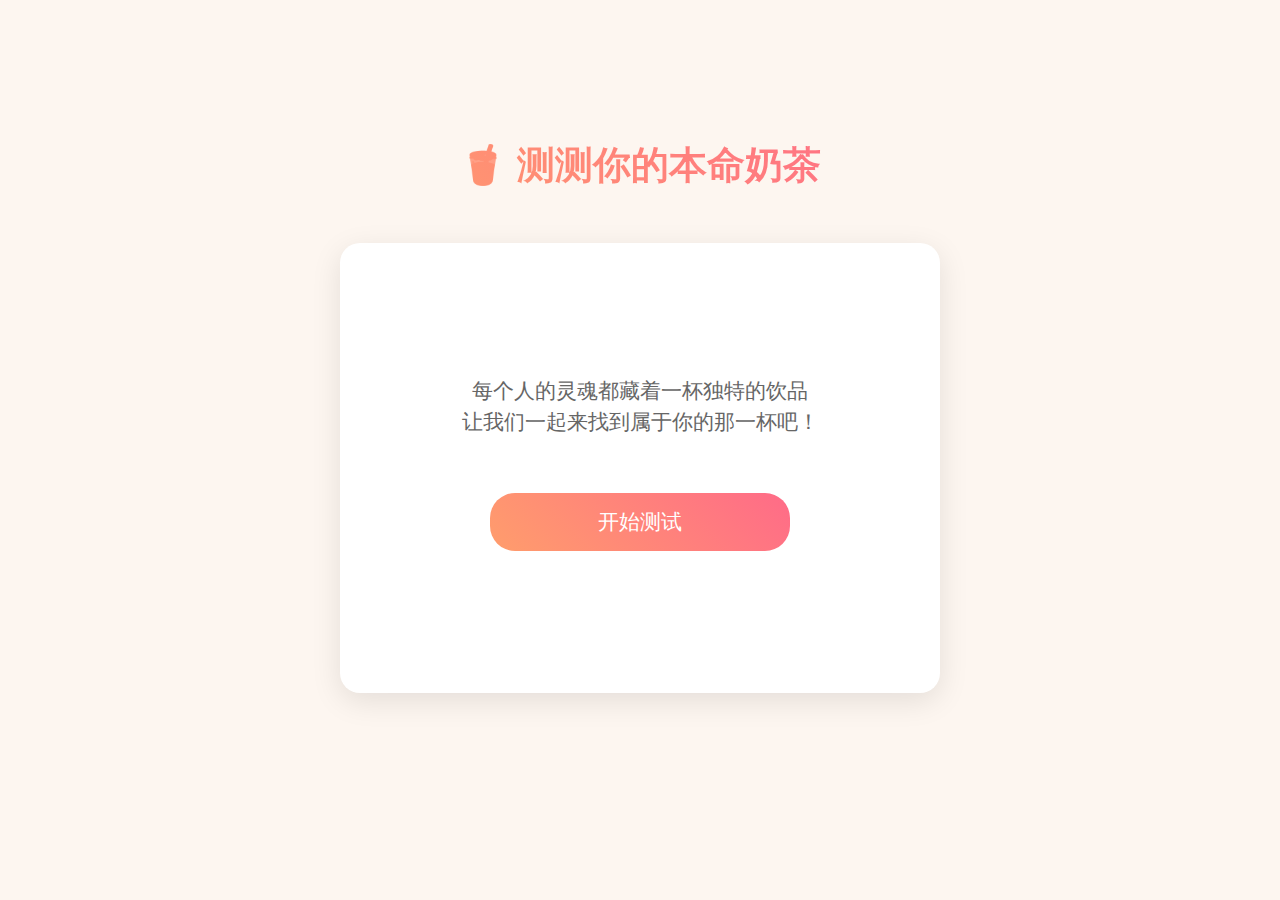
<file: index.html>
<!DOCTYPE html>
<html lang="zh">
<head>
    <meta charset="UTF-8">
    <meta name="viewport" content="width=device-width, initial-scale=1.0">
    <!-- Google tag (gtag.js) -->
    <script async src="https://www.googletagmanager.com/gtag/js?id=G-453LPZFL7T"></script>
    <script>
        window.dataLayer = window.dataLayer || [];
        function gtag(){dataLayer.push(arguments);}
        gtag('js', new Date());
        gtag('config', 'G-453LPZFL7T');
    </script>
    <title>测测你的本命奶茶</title>
    <link rel="stylesheet" href="css/style.css">
</head>
<body>
    <div class="container">
        <h1 class="title">🧋 测测你的本命奶茶</h1>
        <div class="card">
            <p>每个人的灵魂都藏着一杯独特的饮品<br>让我们一起来找到属于你的那一杯吧！</p>
            <button class="btn" onclick="window.location.href='questions/q1.html'">开始测试</button>
        </div>
    </div>
</body>
</html>
</file>
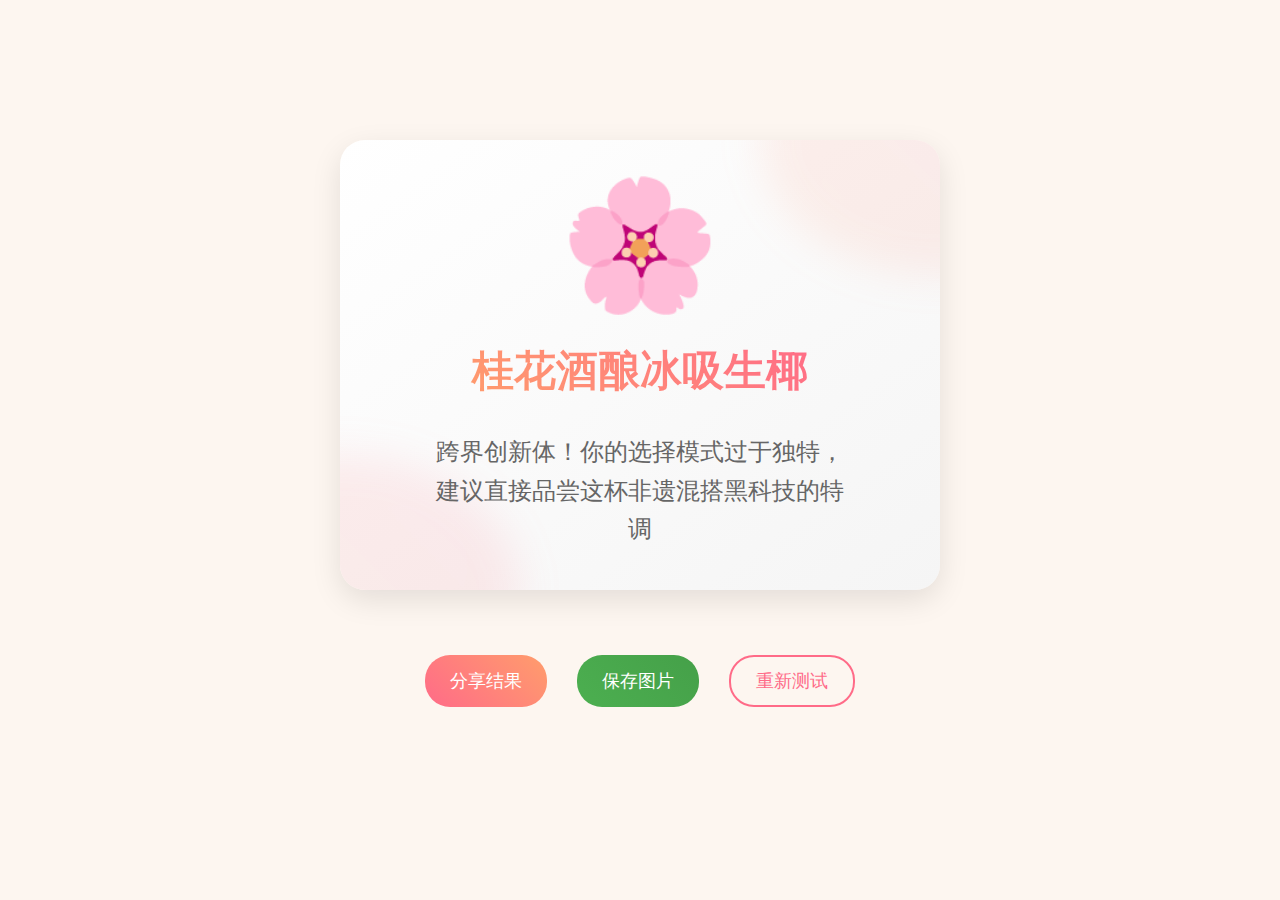
<file: result.html>
<!DOCTYPE html>
<html lang="zh">
<head>
    <meta charset="UTF-8">
    <meta name="viewport" content="width=device-width, initial-scale=1.0">
    <!-- Google tag (gtag.js) -->
    <script async src="https://www.googletagmanager.com/gtag/js?id=G-453LPZFL7T"></script>
    <script>
        window.dataLayer = window.dataLayer || [];
        function gtag(){dataLayer.push(arguments);}
        gtag('js', new Date());
        gtag('config', 'G-453LPZFL7T');
    </script>
    <title>本命奶茶测试 - 测试结果</title>
    <link rel="stylesheet" href="css/style.css">
    <script src="https://html2canvas.hertzen.com/dist/html2canvas.min.js"></script>
    <style>
        .result-card {
            background: linear-gradient(145deg, #ffffff, #f5f5f5);
            border-radius: 25px;
            padding: clamp(25px, 6vw, 40px);
            box-shadow: 0 10px 30px rgba(0,0,0,0.1);
            position: relative;
            overflow: hidden;
            z-index: 1;
            width: 100%;
            max-width: 600px;
            aspect-ratio: 4/3;
            display: flex;
            flex-direction: column;
            justify-content: center;
            align-items: center;
            box-sizing: border-box;
        }

        .result-content {
            position: relative;
            z-index: 2;
            width: 100%;
            height: 100%;
            display: flex;
            flex-direction: column;
            justify-content: center;
            align-items: center;
            gap: clamp(20px, 4vh, 35px);
        }

        .result-emoji {
            font-size: clamp(6em, 20vw, 8em);
            animation: float 3s ease-in-out infinite;
            margin: 0;
            line-height: 1;
            transform-origin: center;
            animation: float 3s ease-in-out infinite;
        }

        .result-name {
            font-size: clamp(2em, 6vw, 2.6em);
            margin: 0;
            background: linear-gradient(45deg, var(--primary-color), var(--secondary-color));
            -webkit-background-clip: text;
            -webkit-text-fill-color: transparent;
            font-weight: bold;
            text-align: center;
            padding: 0 15px;
            line-height: 1.3;
        }

        .result-desc {
            line-height: 1.6;
            margin: 0;
            color: #666;
            font-size: clamp(1.2em, 3.5vw, 1.5em);
            text-align: center;
            padding: 0 clamp(15px, 4vw, 25px);
            max-width: 90%;
        }

        .share-btn {
            background: linear-gradient(45deg, #ff6b88, #ff9d6c);
            color: white;
            border: none;
            padding: 12px 25px;
            border-radius: 25px;
            font-size: 1.1em;
            cursor: pointer;
            margin: 10px;
            transition: transform 0.3s ease;
        }

        .share-btn:hover {
            transform: translateY(-2px);
        }

        .restart-btn {
            background: transparent;
            border: 2px solid #ff6b88;
            color: #ff6b88;
            padding: 12px 25px;
            border-radius: 25px;
            font-size: 1.1em;
            cursor: pointer;
            margin: 10px;
            transition: all 0.3s ease;
        }

        .restart-btn:hover {
            background: #ff6b88;
            color: white;
        }

        @keyframes float {
            0%, 100% { 
                transform: translateY(0) scale(1); 
            }
            50% { 
                transform: translateY(-15px) scale(1.05); 
            }
        }

        .decoration {
            position: absolute;
            width: 60%;
            height: 60%;
            border-radius: 50%;
            background: linear-gradient(45deg, rgba(255,157,108,0.12), rgba(255,107,136,0.12));
            z-index: 0;
            filter: blur(20px);
        }

        .decoration-1 {
            top: -30%;
            right: -30%;
        }

        .decoration-2 {
            bottom: -30%;
            left: -30%;
        }

        .action-buttons {
            display: flex;
            flex-wrap: wrap;
            justify-content: center;
            gap: 10px;
            margin-top: 20px;
        }

        .save-image-btn {
            background: linear-gradient(45deg, #4CAF50, #45a049);
            color: white;
            border: none;
            padding: 12px 25px;
            border-radius: 25px;
            font-size: 1.1em;
            cursor: pointer;
            margin: 10px;
            transition: transform 0.3s ease;
        }

        .save-image-btn:hover {
            transform: translateY(-2px);
        }

        #resultImage {
            max-width: 100%;
            width: 100%;
            height: auto;
            display: none;
            margin: 20px auto;
            border-radius: 15px;
            box-shadow: 0 5px 15px rgba(0,0,0,0.1);
            aspect-ratio: 4/3;
            object-fit: contain;
        }

        .loading {
            display: inline-block;
            width: 20px;
            height: 20px;
            border: 3px solid rgba(255,255,255,.3);
            border-radius: 50%;
            border-top-color: white;
            animation: spin 1s ease-in-out infinite;
            margin-left: 10px;
        }

        @keyframes spin {
            to { transform: rotate(360deg); }
        }

        @media (max-width: 480px) {
            .result-card {
                padding: clamp(20px, 5vw, 30px);
                border-radius: 20px;
                aspect-ratio: 3/4;
            }

            .result-content {
                gap: clamp(15px, 3vh, 25px);
            }

            .result-emoji {
                font-size: clamp(7em, 25vw, 9em);
            }

            .result-name {
                font-size: clamp(1.8em, 7vw, 2.2em);
                padding: 0 10px;
            }

            .result-desc {
                font-size: clamp(1.1em, 4.5vw, 1.4em);
                padding: 0 clamp(10px, 3vw, 20px);
            }

            #resultImage {
                border-radius: 0;
                box-shadow: none;
            }
        }

        @media (min-width: 481px) {
            .result-card {
                aspect-ratio: 4/3;
            }
        }
    </style>
</head>
<body>
    <div class="container">
        <div class="result-card" id="resultCard">
            <div class="decoration decoration-1"></div>
            <div class="decoration decoration-2"></div>
            <div class="result-content">
                <div class="result-emoji" id="resultEmoji"></div>
                <div class="result-name" id="resultName"></div>
                <p class="result-desc" id="resultDesc"></p>
            </div>
        </div>
        <img id="resultImage" alt="测试结果图片" />
        <div class="action-buttons">
            <button class="share-btn" onclick="shareResult()">
                分享结果
            </button>
            <button class="save-image-btn" onclick="generateAndSaveImage()">
                保存图片
            </button>
            <button class="restart-btn" onclick="restartTest()">
                重新测试
            </button>
        </div>
    </div>

    <script src="js/results.js"></script>
    <script>
        document.addEventListener('DOMContentLoaded', () => {
            const result = getResult();
            document.getElementById('resultEmoji').textContent = result.emoji;
            document.getElementById('resultName').textContent = result.name;
            document.getElementById('resultDesc').textContent = result.description;
        });

        async function generateAndSaveImage() {
            const btn = document.querySelector('.save-image-btn');
            const originalText = btn.textContent;
            btn.innerHTML = '生成中... <span class="loading"></span>';
            btn.disabled = true;

            try {
                const resultCard = document.getElementById('resultCard');
                const isMobile = window.innerWidth <= 480;
                
                // 保存原始样式
                const originalStyles = {
                    aspectRatio: resultCard.style.aspectRatio,
                    width: resultCard.style.width,
                    maxWidth: resultCard.style.maxWidth
                };

                // 设置截图样式
                if (isMobile) {
                    resultCard.style.aspectRatio = '3/4';
                    resultCard.style.width = '100%';
                    resultCard.style.maxWidth = '480px';
                } else {
                    resultCard.style.aspectRatio = '4/3';
                    resultCard.style.width = '100%';
                    resultCard.style.maxWidth = '600px';
                }

                // 等待样式应用
                await new Promise(resolve => setTimeout(resolve, 100));
                
                const canvas = await html2canvas(resultCard, {
                    scale: 2,
                    backgroundColor: '#ffffff',
                    logging: false,
                    useCORS: true,
                    allowTaint: true,
                    onclone: function(clonedDoc) {
                        const clonedCard = clonedDoc.getElementById('resultCard');
                        const clonedEmoji = clonedDoc.getElementById('resultEmoji');
                        if (clonedEmoji) {
                            clonedEmoji.style.animation = 'none';
                        }
                    }
                });

                // 恢复原始样式
                resultCard.style.aspectRatio = originalStyles.aspectRatio;
                resultCard.style.width = originalStyles.width;
                resultCard.style.maxWidth = originalStyles.maxWidth;

                // 将canvas转换为图片
                const image = canvas.toDataURL('image/png', 1.0);
                
                // 创建下载链接
                const link = document.createElement('a');
                link.download = '我的本命奶茶.png';
                link.href = image;
                link.click();

                // 显示预览图片
                const resultImage = document.getElementById('resultImage');
                resultImage.src = image;
                resultImage.style.display = 'block';
                resultImage.style.aspectRatio = isMobile ? '3/4' : '4/3';
                resultImage.style.maxWidth = isMobile ? '480px' : '600px';
                resultImage.style.margin = '20px auto';

            } catch (error) {
                console.error('生成图片失败:', error);
                alert('生成图片失败，请重试');
            } finally {
                btn.innerHTML = originalText;
                btn.disabled = false;
            }
        }

        function shareResult() {
            const result = getResult();
            const text = `我的本命奶茶是：${result.name}！${result.description}`;
            
            if (navigator.share) {
                navigator.share({
                    title: '本命奶茶测试结果',
                    text: text,
                    url: window.location.href
                });
            } else {
                // 如果不支持原生分享，可以复制到剪贴板
                navigator.clipboard.writeText(text)
                    .then(() => alert('结果已复制到剪贴板！'))
                    .catch(() => alert('分享失败，请手动复制'));
            }
        }

        function restartTest() {
            localStorage.clear();
            window.location.href = 'index.html';
        }
    </script>
</body>
</html>
</file>
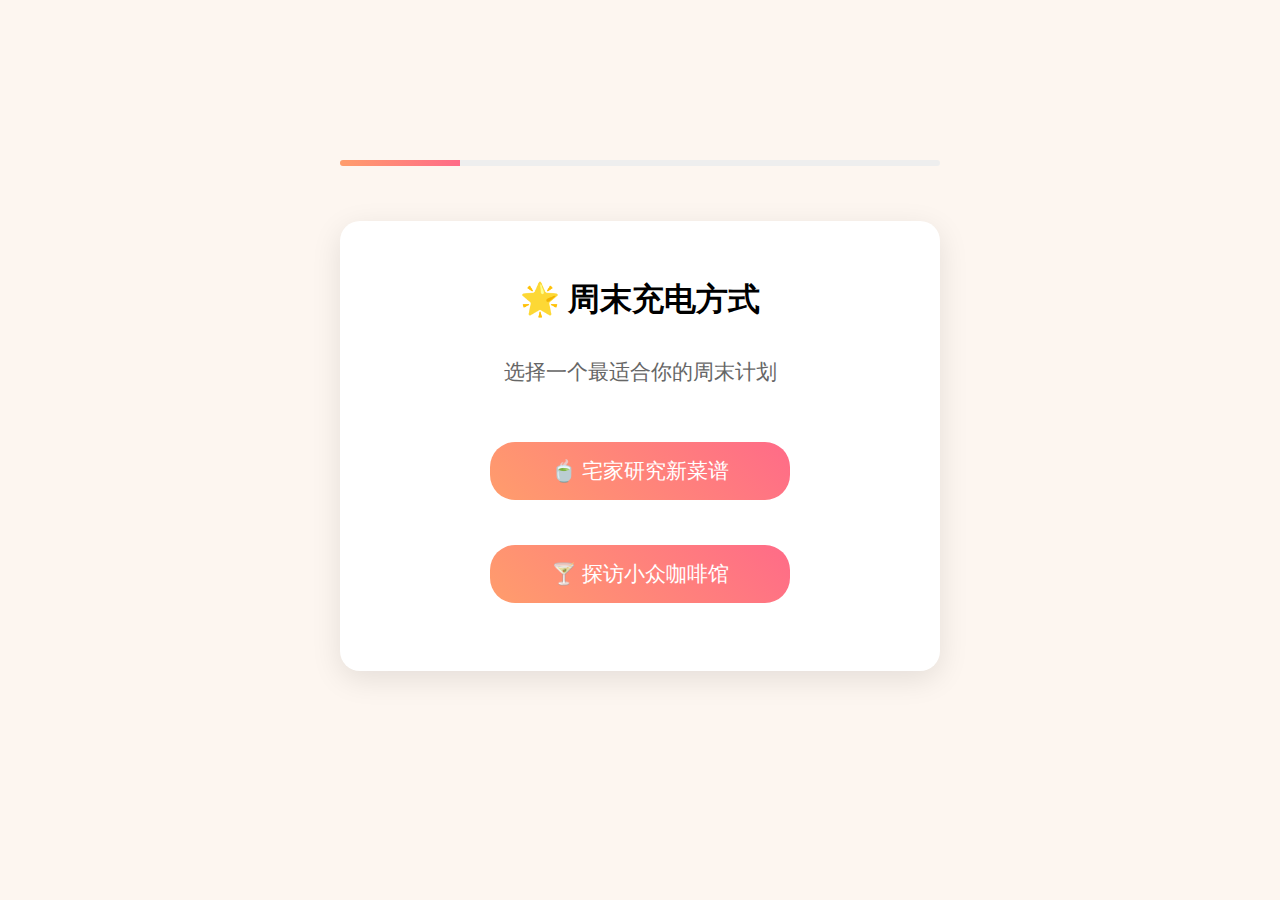
<file: questions/q1.html>
<!DOCTYPE html>
<html lang="zh">
<head>
    <meta charset="UTF-8">
    <meta name="viewport" content="width=device-width, initial-scale=1.0">
    <!-- Google tag (gtag.js) -->
    <script async src="https://www.googletagmanager.com/gtag/js?id=G-453LPZFL7T"></script>
    <script>
        window.dataLayer = window.dataLayer || [];
        function gtag(){dataLayer.push(arguments);}
        gtag('js', new Date());
        gtag('config', 'G-453LPZFL7T');
    </script>
    <title>本命奶茶测试 - 问题1</title>
    <link rel="stylesheet" href="../css/style.css">
</head>
<body>
    <div class="container">
        <div class="progress-bar">
            <div class="progress-fill" style="width: 20%"></div>
        </div>
        
        <div class="card">
            <h2>🌟 周末充电方式</h2>
            <p>选择一个最适合你的周末计划</p>
            <button class="btn" onclick="selectAnswer('A')">
                🍵 宅家研究新菜谱
            </button>
            <button class="btn" onclick="selectAnswer('B')">
                🍸 探访小众咖啡馆
            </button>
        </div>
    </div>

    <script>
        function selectAnswer(answer) {
            // 保存答案
            localStorage.setItem('q1', answer);
            // 跳转到下一题
            window.location.href = 'q2.html';
        }
    </script>
</body>
</html>
</file>
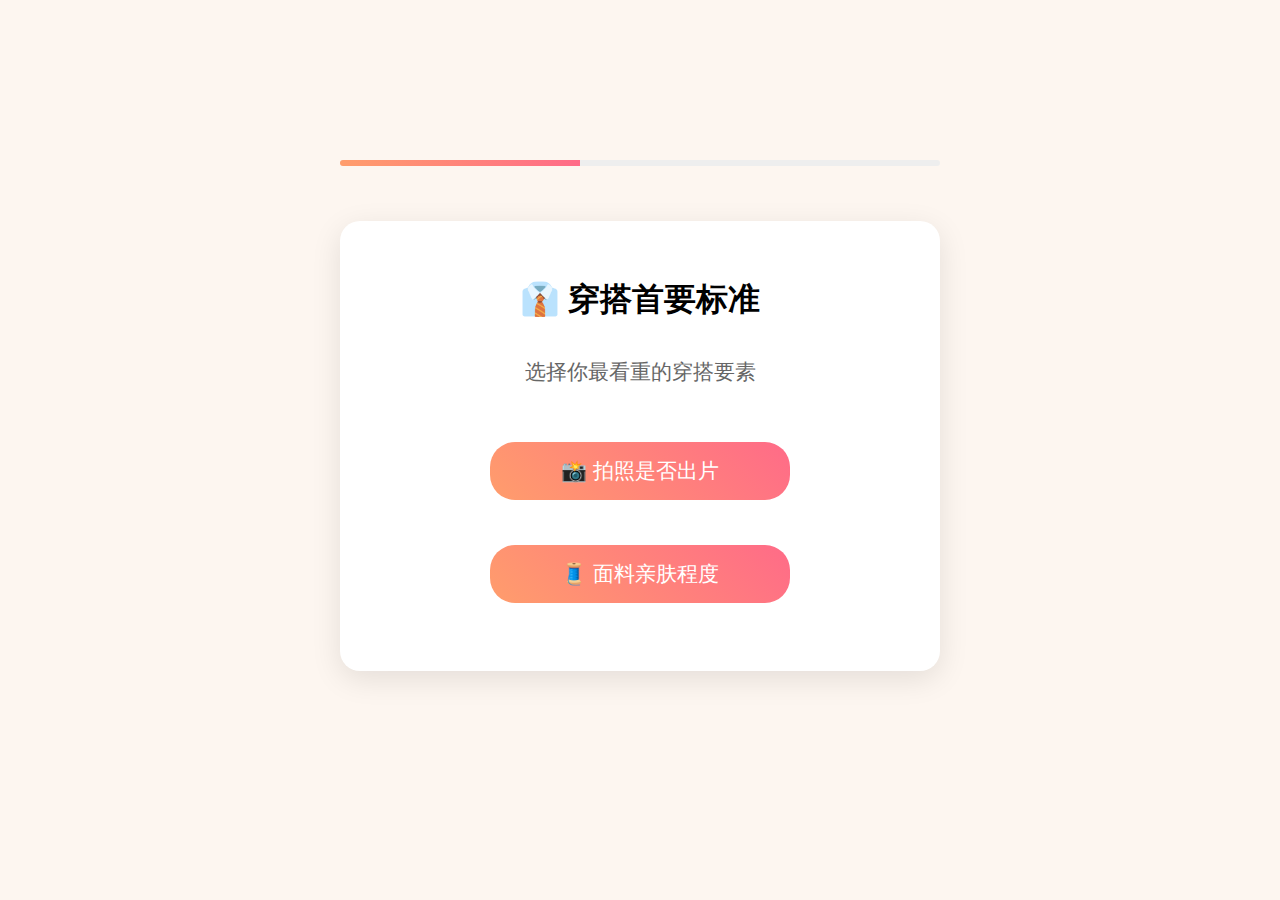
<file: questions/q2.html>
<!DOCTYPE html>
<html lang="zh">
<head>
    <meta charset="UTF-8">
    <meta name="viewport" content="width=device-width, initial-scale=1.0">
    <!-- Google tag (gtag.js) -->
    <script async src="https://www.googletagmanager.com/gtag/js?id=G-453LPZFL7T"></script>
    <script>
        window.dataLayer = window.dataLayer || [];
        function gtag(){dataLayer.push(arguments);}
        gtag('js', new Date());
        gtag('config', 'G-453LPZFL7T');
    </script>
    <title>本命奶茶测试 - 问题2</title>
    <link rel="stylesheet" href="../css/style.css">
</head>
<body>
    <div class="container">
        <div class="progress-bar">
            <div class="progress-fill" style="width: 40%"></div>
        </div>
        
        <div class="card">
            <h2>👔 穿搭首要标准</h2>
            <p>选择你最看重的穿搭要素</p>
            <button class="btn" onclick="selectAnswer('A')">
                📸 拍照是否出片
            </button>
            <button class="btn" onclick="selectAnswer('B')">
                🧵 面料亲肤程度
            </button>
        </div>
    </div>

    <script>
        function selectAnswer(answer) {
            localStorage.setItem('q2', answer);
            window.location.href = 'q3.html';
        }
    </script>
</body>
</html>
</file>
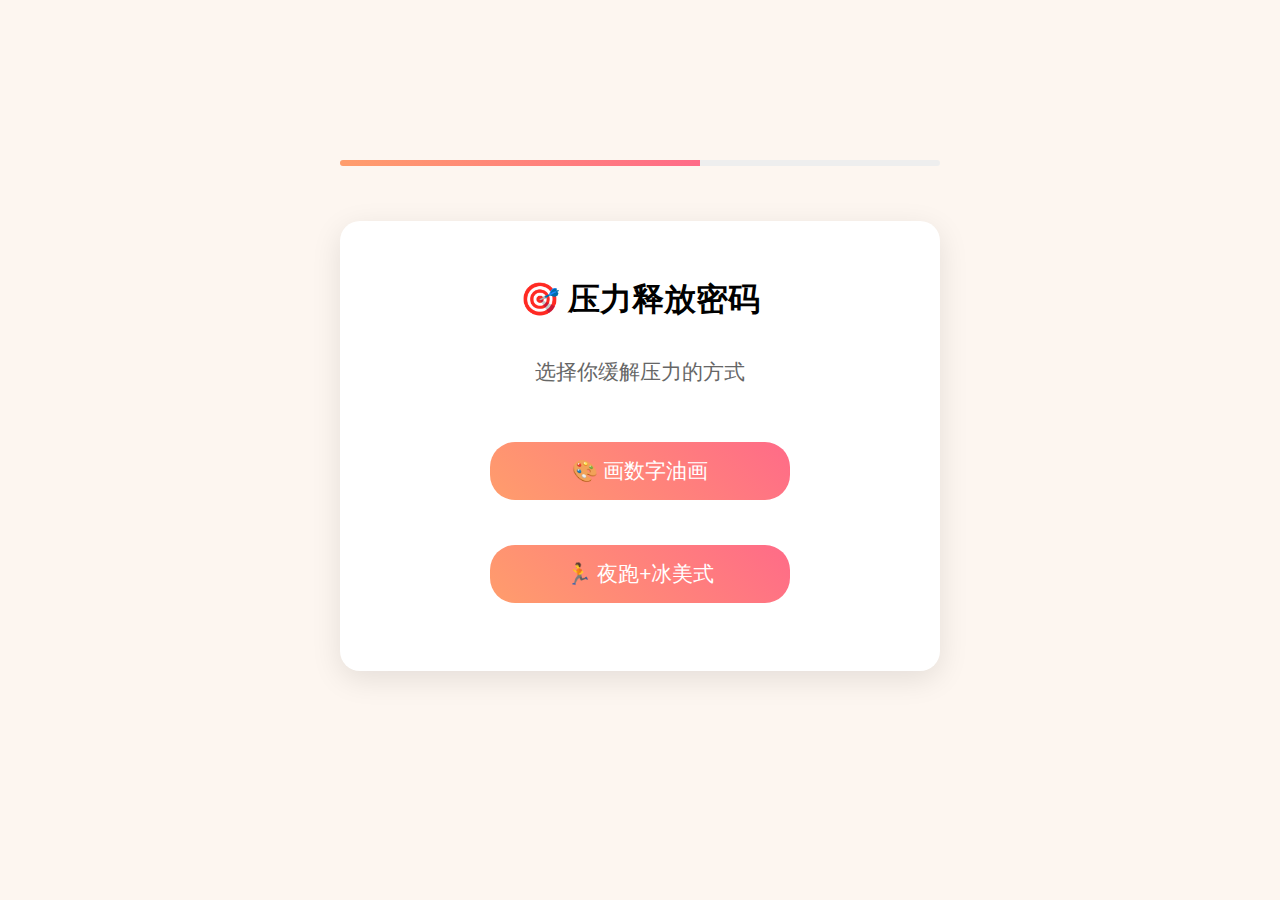
<file: questions/q3.html>
<!DOCTYPE html>
<html lang="zh">
<head>
    <meta charset="UTF-8">
    <meta name="viewport" content="width=device-width, initial-scale=1.0">
    <!-- Google tag (gtag.js) -->
    <script async src="https://www.googletagmanager.com/gtag/js?id=G-453LPZFL7T"></script>
    <script>
        window.dataLayer = window.dataLayer || [];
        function gtag(){dataLayer.push(arguments);}
        gtag('js', new Date());
        gtag('config', 'G-453LPZFL7T');
    </script>
    <title>本命奶茶测试 - 问题3</title>
    <link rel="stylesheet" href="../css/style.css">
</head>
<body>
    <div class="container">
        <div class="progress-bar">
            <div class="progress-fill" style="width: 60%"></div>
        </div>
        
        <div class="card">
            <h2>🎯 压力释放密码</h2>
            <p>选择你缓解压力的方式</p>
            <button class="btn" onclick="selectAnswer('A')">
                🎨 画数字油画
            </button>
            <button class="btn" onclick="selectAnswer('B')">
                🏃 夜跑+冰美式
            </button>
        </div>
    </div>

    <script>
        function selectAnswer(answer) {
            localStorage.setItem('q3', answer);
            window.location.href = 'q4.html';
        }
    </script>
</body>
</html>
</file>
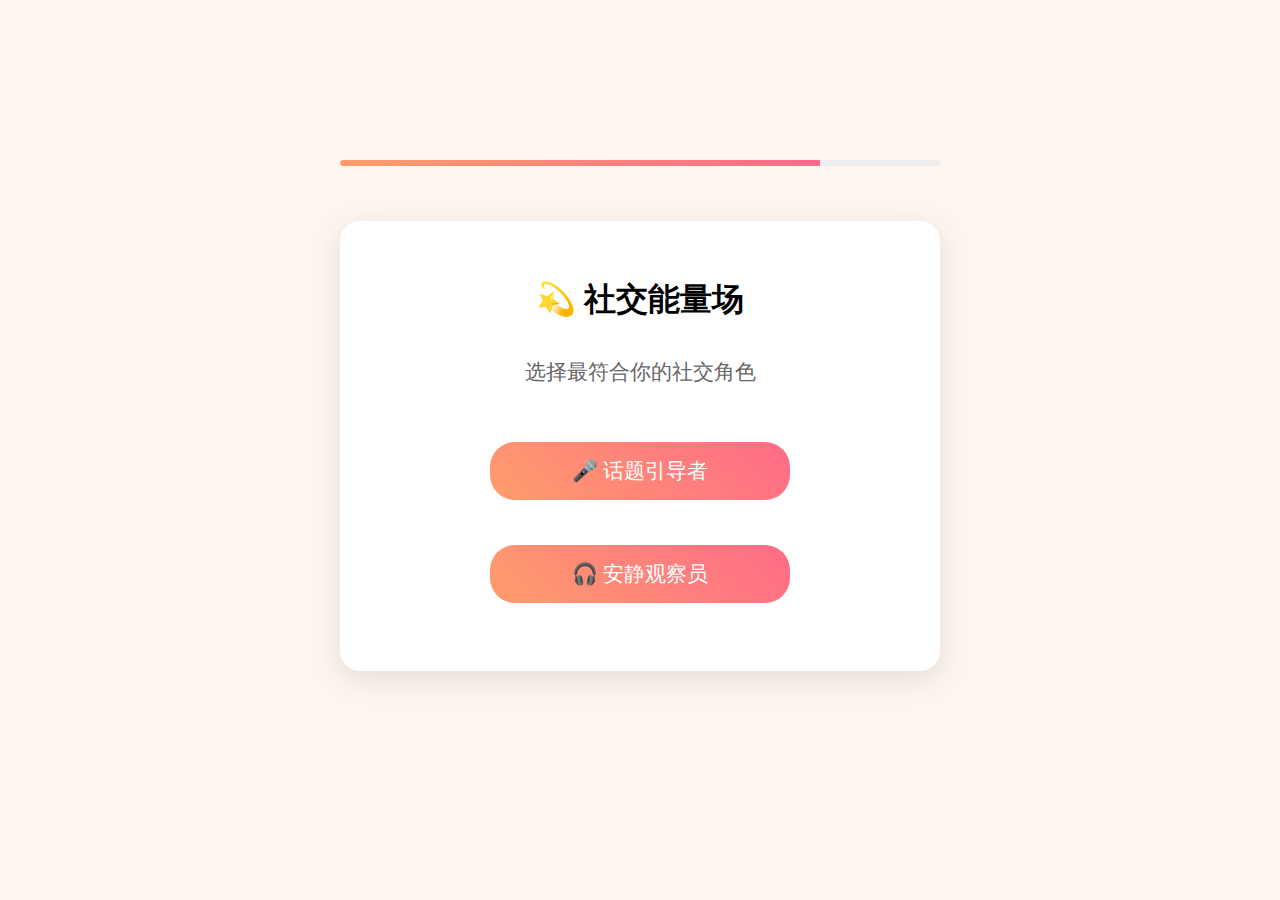
<file: questions/q4.html>
<!DOCTYPE html>
<html lang="zh">
<head>
    <meta charset="UTF-8">
    <meta name="viewport" content="width=device-width, initial-scale=1.0">
    <!-- Google tag (gtag.js) -->
    <script async src="https://www.googletagmanager.com/gtag/js?id=G-453LPZFL7T"></script>
    <script>
        window.dataLayer = window.dataLayer || [];
        function gtag(){dataLayer.push(arguments);}
        gtag('js', new Date());
        gtag('config', 'G-453LPZFL7T');
    </script>
    <title>本命奶茶测试 - 问题4</title>
    <link rel="stylesheet" href="../css/style.css">
</head>
<body>
    <div class="container">
        <div class="progress-bar">
            <div class="progress-fill" style="width: 80%"></div>
        </div>
        
        <div class="card">
            <h2>💫 社交能量场</h2>
            <p>选择最符合你的社交角色</p>
            <button class="btn" onclick="selectAnswer('A')">
                🎤 话题引导者
            </button>
            <button class="btn" onclick="selectAnswer('B')">
                🎧 安静观察员
            </button>
        </div>
    </div>

    <script>
        function selectAnswer(answer) {
            localStorage.setItem('q4', answer);
            window.location.href = 'q5.html';
        }
    </script>
</body>
</html>
</file>
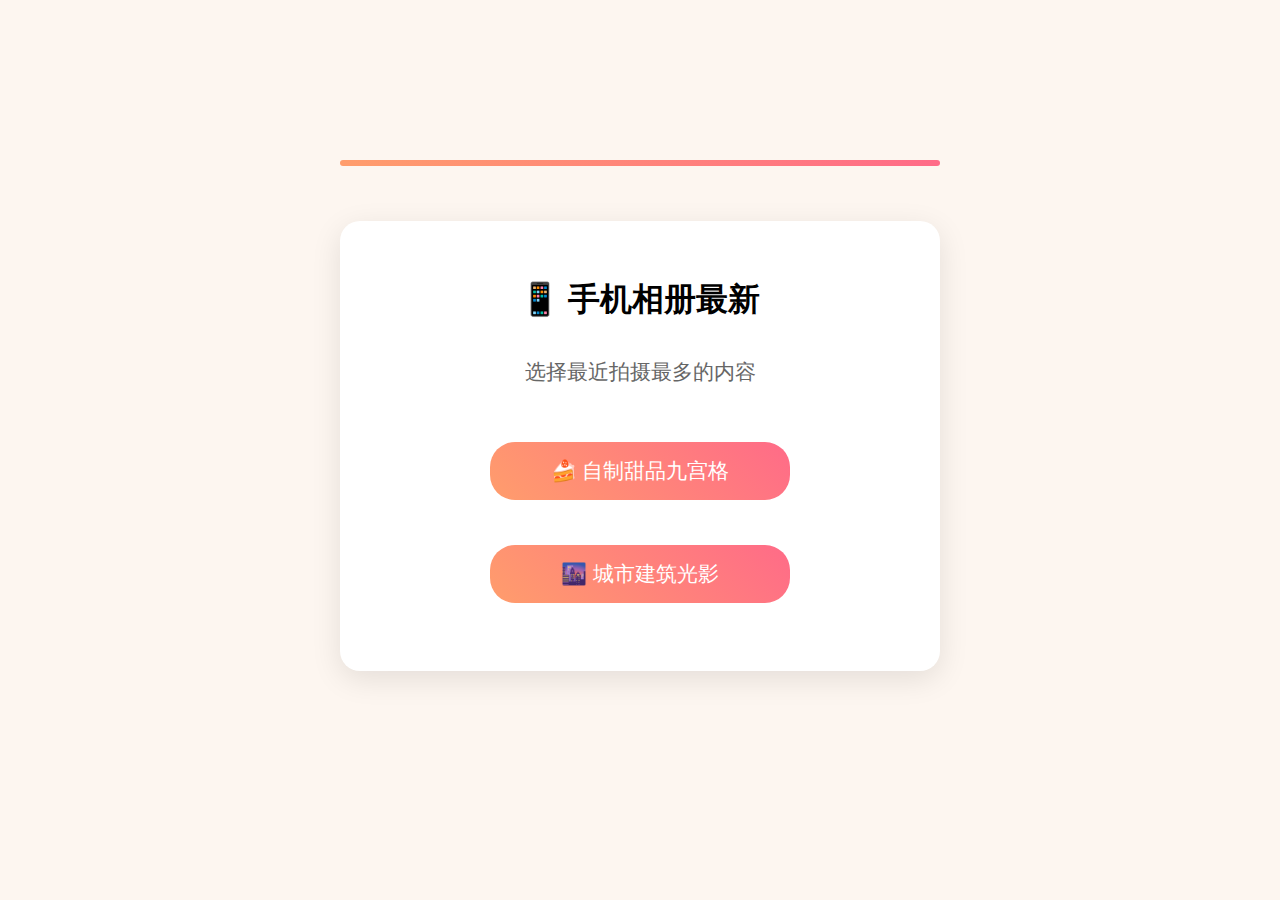
<file: questions/q5.html>
<!DOCTYPE html>
<html lang="zh">
<head>
    <meta charset="UTF-8">
    <meta name="viewport" content="width=device-width, initial-scale=1.0">
    <!-- Google tag (gtag.js) -->
    <script async src="https://www.googletagmanager.com/gtag/js?id=G-453LPZFL7T"></script>
    <script>
        window.dataLayer = window.dataLayer || [];
        function gtag(){dataLayer.push(arguments);}
        gtag('js', new Date());
        gtag('config', 'G-453LPZFL7T');
    </script>
    <title>本命奶茶测试 - 问题5</title>
    <link rel="stylesheet" href="../css/style.css">
</head>
<body>
    <div class="container">
        <div class="progress-bar">
            <div class="progress-fill" style="width: 100%"></div>
        </div>
        
        <div class="card">
            <h2>📱 手机相册最新</h2>
            <p>选择最近拍摄最多的内容</p>
            <button class="btn" onclick="selectAnswer('A')">
                🍰 自制甜品九宫格
            </button>
            <button class="btn" onclick="selectAnswer('B')">
                🌆 城市建筑光影
            </button>
        </div>
    </div>

    <script>
        function selectAnswer(answer) {
            localStorage.setItem('q5', answer);
            window.location.href = '../result.html';
        }
    </script>
</body>
</html>
</file>
<file: css/style.css>
:root {
    --primary-color: #ff9d6c;
    --secondary-color: #ff6b88;
    --bg-color: #fdf6f0;
    --text-color: #333;
}

* {
    margin: 0;
    padding: 0;
    box-sizing: border-box;
}

body {
    font-family: 'PingFang SC', -apple-system, BlinkMacSystemFont, sans-serif;
    background: var(--bg-color);
    min-height: 100vh;
    display: flex;
    flex-direction: column;
    align-items: center;
    justify-content: flex-start;
    padding: clamp(40px, 8vh, 80px) 20px 20px;
}

.container {
    max-width: 600px;
    width: 100%;
    margin: 0 auto;
    text-align: center;
    min-height: 60vh;
    display: flex;
    flex-direction: column;
    justify-content: flex-start;
    gap: clamp(15px, 3vh, 25px);
    padding: 0;
}

.title {
    font-size: clamp(1.8em, 6vw, 2.4em);
    color: var(--text-color);
    margin-bottom: clamp(10px, 2vh, 20px);
    background: linear-gradient(45deg, var(--primary-color), var(--secondary-color));
    -webkit-background-clip: text;
    -webkit-text-fill-color: transparent;
    line-height: 1.3;
}

.card {
    background: white;
    border-radius: 20px;
    padding: clamp(20px, 4vh, 30px);
    box-shadow: 0 8px 30px rgba(0,0,0,0.1);
    margin: 0;
    width: 100%;
    aspect-ratio: 4/3;
    display: flex;
    flex-direction: column;
    justify-content: center;
    align-items: center;
    gap: clamp(15px, 3vh, 25px);
}

.card h2 {
    font-size: clamp(1.6em, 5vw, 2em);
    margin-bottom: 5px;
    line-height: 1.3;
}

.card p {
    font-size: clamp(1.1em, 3vw, 1.3em);
    color: #666;
    margin-bottom: 15px;
    line-height: 1.5;
}

.result-card {
    background: linear-gradient(145deg, #ffffff, #f5f5f5);
    border-radius: 25px;
    padding: clamp(20px, 5vw, 30px);
    box-shadow: 0 10px 30px rgba(0,0,0,0.1);
    position: relative;
    overflow: hidden;
    z-index: 1;
    width: 100%;
    max-width: 600px;
    aspect-ratio: 4/3;
    display: flex;
    flex-direction: column;
    justify-content: center;
    align-items: center;
    box-sizing: border-box;
}

.result-content {
    position: relative;
    z-index: 2;
    width: 100%;
    height: 100%;
    display: flex;
    flex-direction: column;
    justify-content: center;
    align-items: center;
    gap: clamp(15px, 3vh, 25px);
}

.result-emoji {
    font-size: clamp(5em, 15vw, 7em);
    animation: float 3s ease-in-out infinite;
    margin: 0;
    line-height: 1;
}

.result-name {
    font-size: clamp(1.8em, 5vw, 2.2em);
    margin: 0;
    background: linear-gradient(45deg, var(--primary-color), var(--secondary-color));
    -webkit-background-clip: text;
    -webkit-text-fill-color: transparent;
    font-weight: bold;
    text-align: center;
    padding: 0 10px;
    line-height: 1.3;
}

.result-desc {
    line-height: 1.6;
    margin: 0;
    color: #666;
    font-size: clamp(1.1em, 3vw, 1.3em);
    text-align: center;
    padding: 0 clamp(10px, 3vw, 20px);
}

.btn {
    padding: clamp(12px, 2.5vh, 15px) clamp(20px, 4vw, 30px);
    font-size: clamp(1.1em, 3vw, 1.3em);
    background: linear-gradient(45deg, var(--primary-color), var(--secondary-color));
    color: white;
    border: none;
    border-radius: 25px;
    cursor: pointer;
    transition: transform 0.3s ease;
    margin: clamp(8px, 2vh, 10px);
    width: 100%;
    max-width: 300px;
}

.btn:hover {
    transform: translateY(-2px);
}

.progress-bar {
    width: 100%;
    height: 6px;
    background: #eee;
    border-radius: 3px;
    margin: clamp(15px, 3vh, 20px) 0;
    overflow: hidden;
}

.progress-fill {
    height: 100%;
    background: linear-gradient(90deg, var(--primary-color), var(--secondary-color));
    transition: width 0.3s ease;
}

@media (max-width: 480px) {
    body {
        padding: 30px 15px 15px;
    }
    
    .container {
        min-height: 75vh;
    }
    
    .card, .result-card {
        aspect-ratio: 4/3;
        padding: 15px;
        width: 100%;
        max-width: none;
    }
    
    .card h2 {
        font-size: clamp(1.4em, 6vw, 1.8em);
    }

    .card p {
        font-size: clamp(1em, 4vw, 1.2em);
    }
    
    .result-emoji {
        font-size: clamp(6em, 18vw, 8em);
    }
    
    .result-name {
        font-size: clamp(1.6em, 6vw, 2em);
        padding: 0 15px;
    }
    
    .result-desc {
        font-size: clamp(1em, 4vw, 1.2em);
        padding: 0 15px;
        max-width: 90%;
        margin: 0 auto;
        line-height: 1.5;
    }
    
    .btn {
        font-size: clamp(1em, 4vw, 1.2em);
        padding: clamp(10px, 2vh, 12px) clamp(15px, 3vw, 20px);
    }
}

/* 适配较高的屏幕 */
@media (min-height: 800px) {
    body {
        padding-top: clamp(80px, 18vh, 140px);
    }
    
    .container {
        gap: clamp(20px, 4vh, 35px);
    }

    .card h2 {
        margin-bottom: 10px;
    }

    .card p {
        margin-bottom: 20px;
    }

    .result-content {
        gap: clamp(20px, 4vh, 30px);
    }
}

/* 适配较矮的屏幕 */
@media (max-height: 600px) {
    body {
        padding: 30px 15px;
    }
    
    .container {
        min-height: auto;
        gap: 15px;
    }
    
    .card {
        padding: 15px;
    }
    
    .card h2 {
        font-size: clamp(1.3em, 5vw, 1.6em);
        margin-bottom: 5px;
    }

    .card p {
        font-size: clamp(0.9em, 3vw, 1.1em);
        margin-bottom: 10px;
    }
    
    .result-emoji {
        font-size: clamp(4em, 12vw, 5em);
    }
    
    .result-name {
        font-size: clamp(1.4em, 4vw, 1.6em);
    }
    
    .result-desc {
        font-size: clamp(0.9em, 3vw, 1.1em);
    }
    
    .btn {
        padding: 10px 20px;
        margin: 5px;
    }
}
</file>
